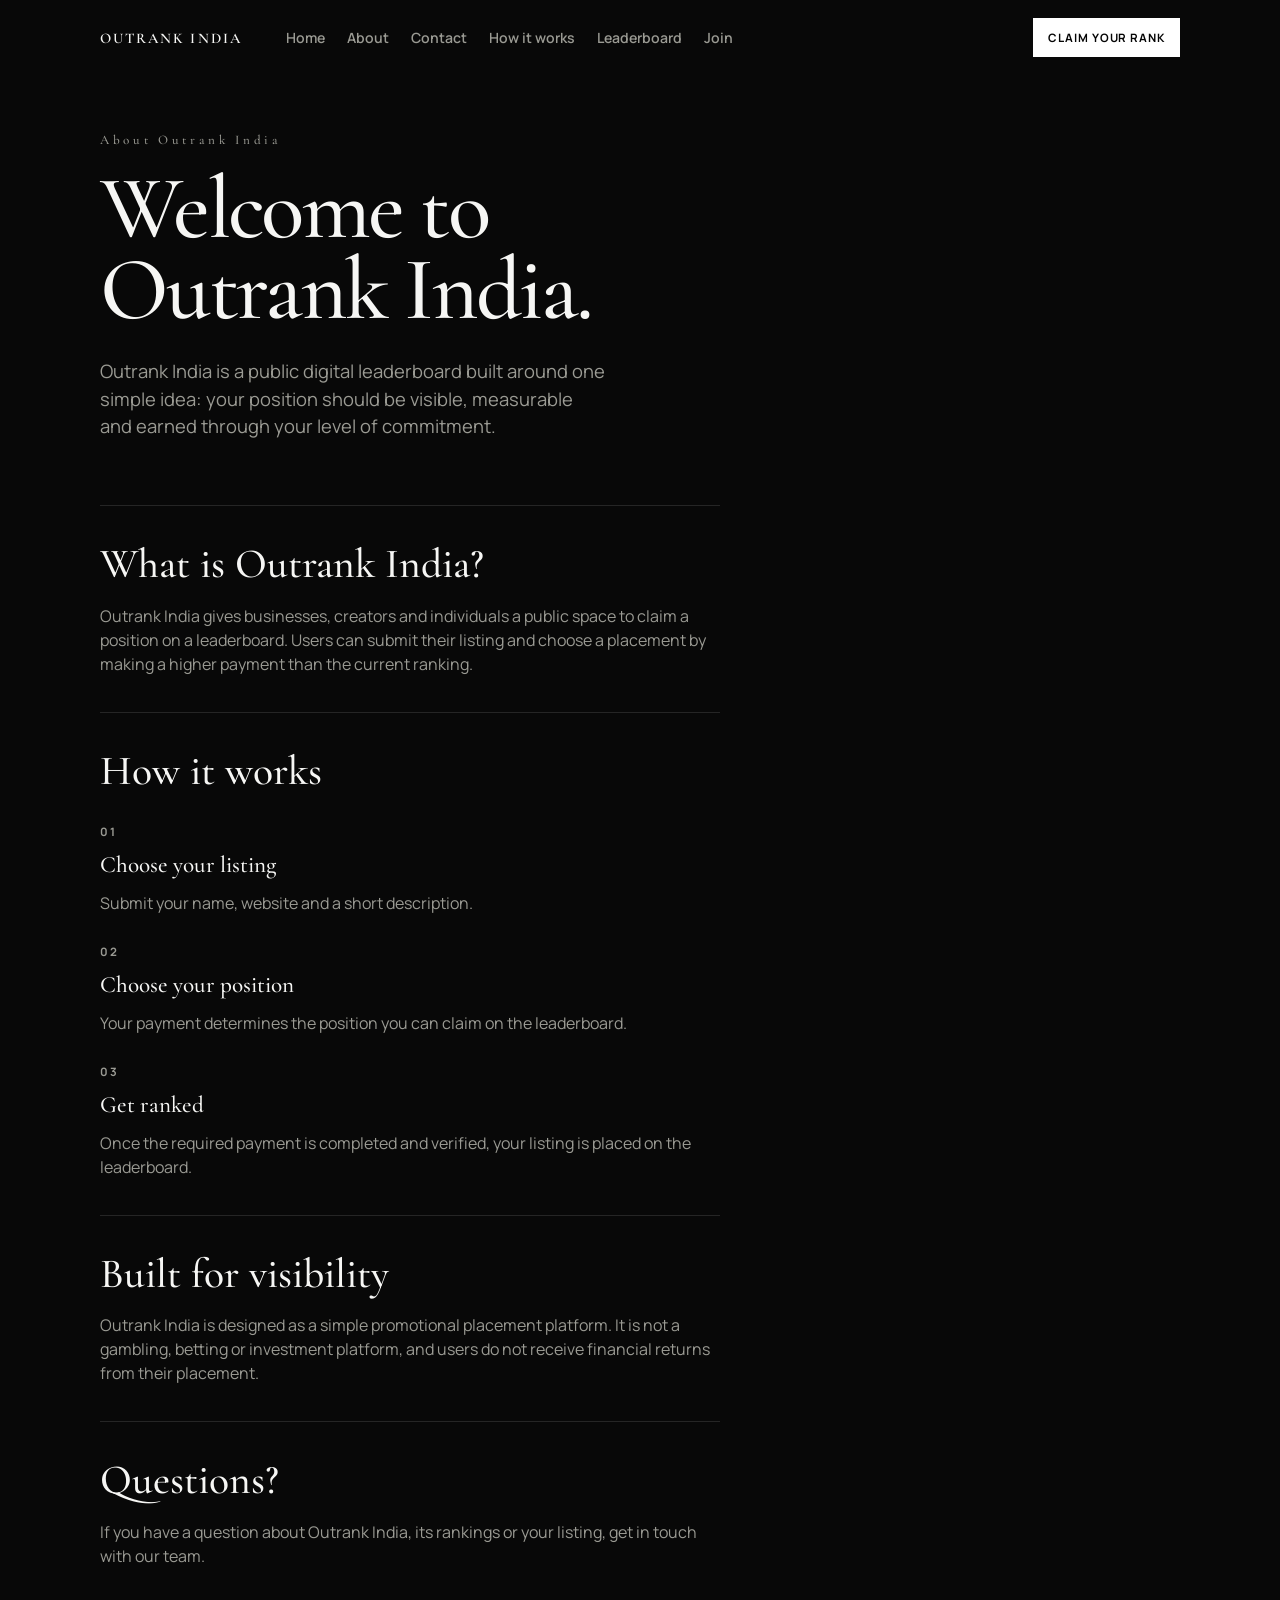
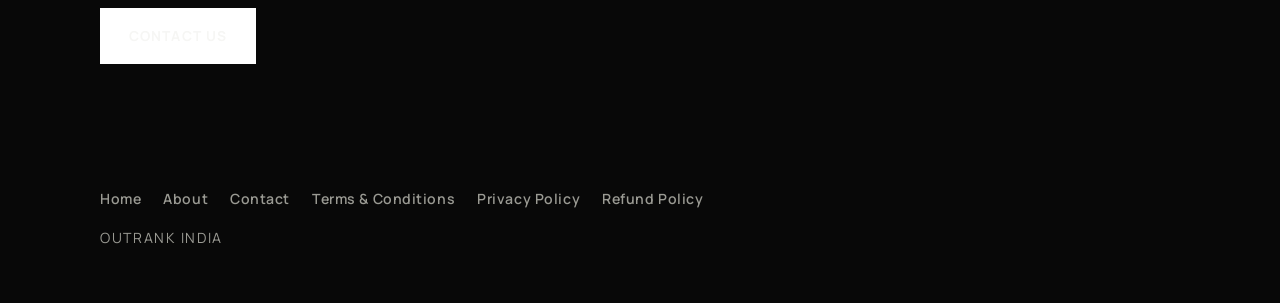
<file: about.html>
<!DOCTYPE html>
<html lang="en">
  <head>
    <meta charset="UTF-8" />
    <meta name="viewport" content="width=device-width, initial-scale=1.0" />
    <title>About Outrank India</title>
    <meta
      name="description"
      content="Outrank India is a public digital leaderboard where your position is visible, measurable and earned through your level of commitment."
    />
    <link rel="icon" href="data:image/svg+xml,%3Csvg xmlns='http://www.w3.org/2000/svg' viewBox='0 0 64 64'%3E%3Crect width='64' height='64' fill='%23090909'/%3E%3Ctext x='32' y='42' text-anchor='middle' font-size='28' font-family='Georgia' fill='%23F5F5F5'%3EO%3C/text%3E%3C/svg%3E" />
    <link rel="preconnect" href="https://fonts.googleapis.com" />
    <link rel="preconnect" href="https://fonts.gstatic.com" crossorigin />
    <link
      href="https://fonts.googleapis.com/css2?family=Cormorant+Garamond:ital,wght@0,500;0,600;1,500&family=Manrope:wght@400;500;600;700&display=swap"
      rel="stylesheet"
    />
    <link rel="stylesheet" href="./styles.css" />
  </head>
  <body>
    <header class="site-header">
      <a class="brand" href="index.html">OUTRANK INDIA</a>
      <nav class="nav">
        <a class="nav-home" href="index.html">Home</a>
        <a class="nav-about" href="about.html">About</a>
        <a class="nav-contact" href="contact.html">Contact</a>
        <a href="index.html#how">How it works</a>
        <a href="index.html#board">Leaderboard</a>
        <a href="index.html#join">Join</a>
      </nav>
      <a class="btn btn-small" href="index.html#join">Claim your rank</a>
    </header>

    <main class="about-page" id="top">
      <p class="brand-kicker">About Outrank India</p>
      <h1>Welcome to Outrank India.</h1>
      <p class="about-intro">
        Outrank India is a public digital leaderboard built around one simple idea: your position should be visible, measurable and earned through your level of commitment.
      </p>

      <section class="about-block">
        <h2>What is Outrank India?</h2>
        <p>
          Outrank India gives businesses, creators and individuals a public space to claim a position on a leaderboard. Users can submit their listing and choose a placement by making a higher payment than the current ranking.
        </p>
      </section>

      <section class="about-block">
        <h2>How it works</h2>
        <ol class="about-steps">
          <li>
            <span>01</span>
            <strong>Choose your listing</strong>
            <p>Submit your name, website and a short description.</p>
          </li>
          <li>
            <span>02</span>
            <strong>Choose your position</strong>
            <p>Your payment determines the position you can claim on the leaderboard.</p>
          </li>
          <li>
            <span>03</span>
            <strong>Get ranked</strong>
            <p>Once the required payment is completed and verified, your listing is placed on the leaderboard.</p>
          </li>
        </ol>
      </section>

      <section class="about-block">
        <h2>Built for visibility</h2>
        <p>
          Outrank India is designed as a simple promotional placement platform. It is not a gambling, betting or investment platform, and users do not receive financial returns from their placement.
        </p>
      </section>

      <section class="about-block">
        <h2>Questions?</h2>
        <p>If you have a question about Outrank India, its rankings or your listing, get in touch with our team.</p>
        <div class="hero-actions">
          <a class="btn btn-large" href="contact.html">Contact Us</a>
        </div>
      </section>
    </main>

    <footer class="site-footer">
      <nav class="footer-nav" aria-label="Footer">
        <a href="index.html">Home</a>
        <a href="about.html">About</a>
        <a href="contact.html">Contact</a>
        <a href="terms.html">Terms & Conditions</a>
        <a href="privacy.html">Privacy Policy</a>
        <a href="refund-policy.html">Refund Policy</a>
      </nav>
      <p>Outrank India</p>
    </footer>
  </body>
</html>
</file>
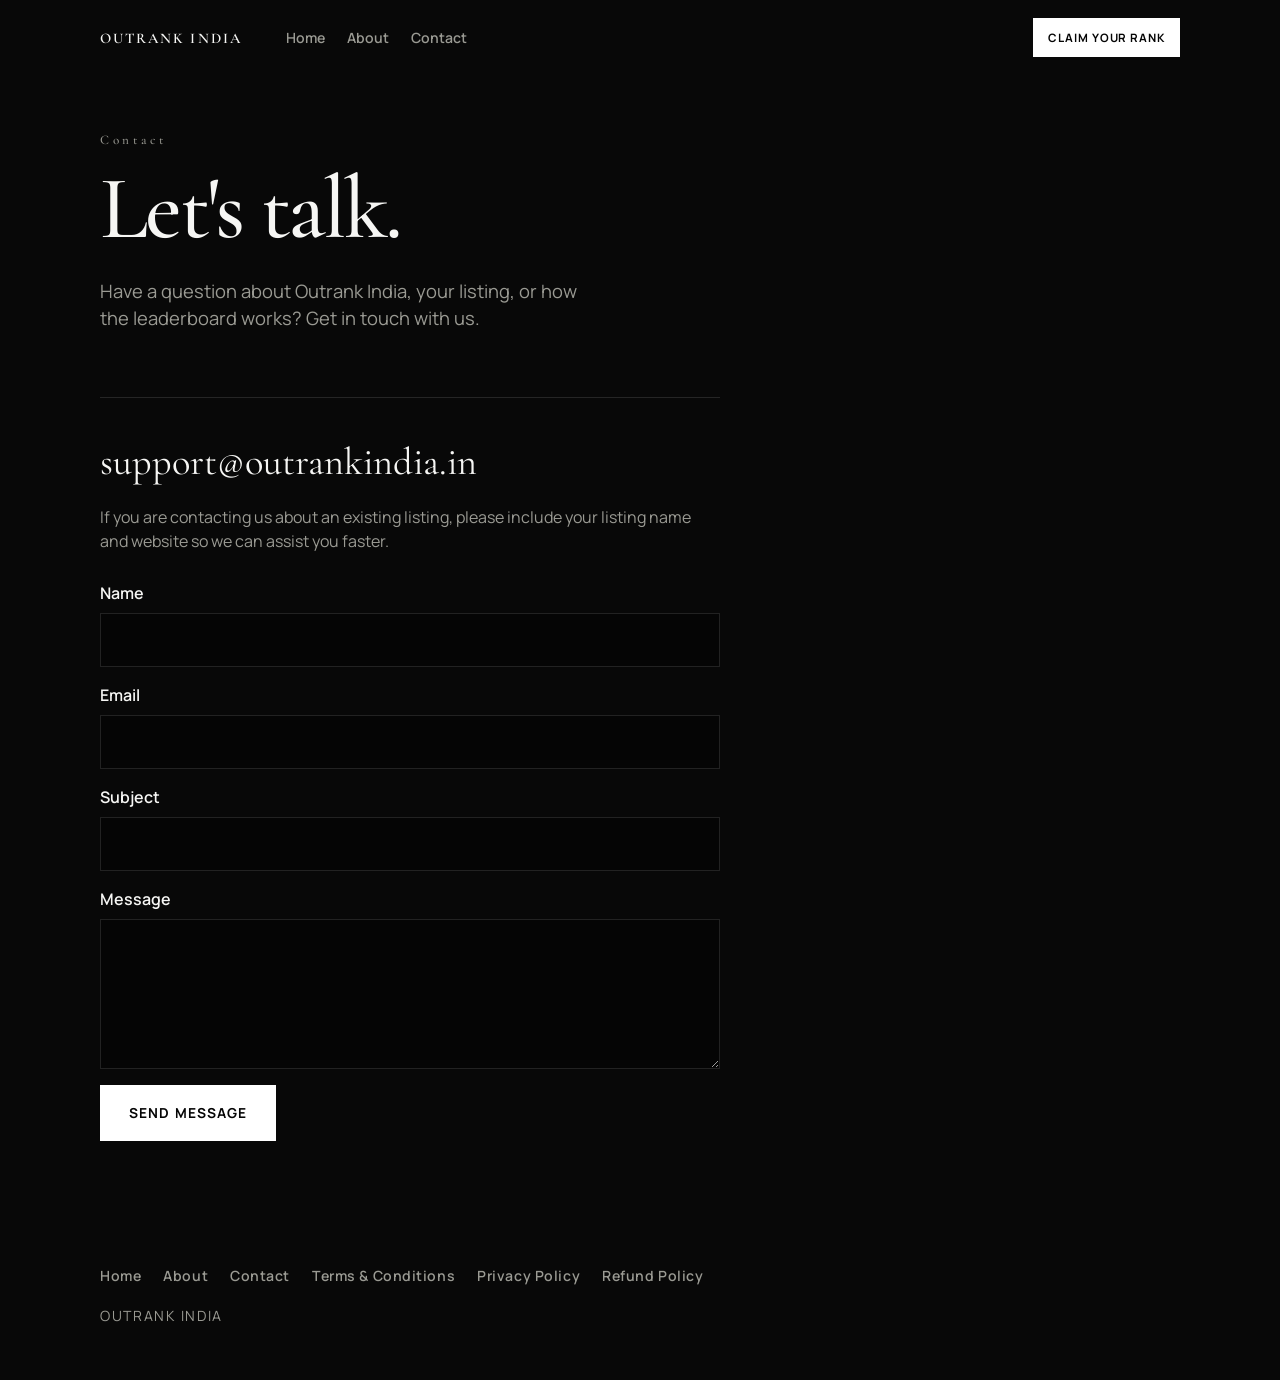
<file: contact.html>
<!DOCTYPE html>
<html lang="en">
  <head>
    <meta charset="UTF-8" />
    <meta name="viewport" content="width=device-width, initial-scale=1.0" />
    <title>Contact Us — Outrank India</title>
    <meta
      name="description"
      content="Get in touch with Outrank India about the leaderboard, your listing, or how ranking works."
    />
    <link rel="icon" href="data:image/svg+xml,%3Csvg xmlns='http://www.w3.org/2000/svg' viewBox='0 0 64 64'%3E%3Crect width='64' height='64' fill='%23090909'/%3E%3Ctext x='32' y='42' text-anchor='middle' font-size='28' font-family='Georgia' fill='%23F5F5F5'%3EO%3C/text%3E%3C/svg%3E" />
    <link rel="preconnect" href="https://fonts.googleapis.com" />
    <link rel="preconnect" href="https://fonts.gstatic.com" crossorigin />
    <link
      href="https://fonts.googleapis.com/css2?family=Cormorant+Garamond:ital,wght@0,500;0,600;1,500&family=Manrope:wght@400;500;600;700&display=swap"
      rel="stylesheet"
    />
    <link rel="stylesheet" href="./styles.css" />
  </head>
  <body>
    <header class="site-header">
      <a class="brand" href="index.html">OUTRANK INDIA</a>
      <nav class="nav">
        <a class="nav-home" href="index.html">Home</a>
        <a class="nav-about" href="about.html">About</a>
        <a class="nav-contact" href="contact.html">Contact</a>
      </nav>
      <a class="btn btn-small" href="index.html#join">Claim your rank</a>
    </header>

    <main class="contact-page" id="top">
      <p class="brand-kicker">Contact</p>
      <h1>Let's talk.</h1>
      <p class="about-intro">
        Have a question about Outrank India, your listing, or how the leaderboard works? Get in touch with us.
      </p>

      <section class="about-block">
        <p class="contact-email">
          <a href="mailto:support@outrankindia.in">support@outrankindia.in</a>
        </p>
        <p>
          If you are contacting us about an existing listing, please include your listing name and website so we can assist you faster.
        </p>

        <form class="join-form contact-form" id="contact-form">
          <label>
            Name
            <input type="text" name="name" autocomplete="name" required />
          </label>
          <label>
            Email
            <input type="email" name="email" autocomplete="email" required />
          </label>
          <label>
            Subject
            <input type="text" name="subject" required />
          </label>
          <label>
            Message
            <textarea name="message" rows="5" required></textarea>
          </label>
          <div class="form-actions">
            <button class="btn btn-large" type="submit">Send Message</button>
          </div>
        </form>
        <p class="contact-thanks" id="contact-thanks" hidden>Thanks for reaching out. We'll get back to you soon.</p>
      </section>
    </main>

    <footer class="site-footer">
      <nav class="footer-nav" aria-label="Footer">
        <a href="index.html">Home</a>
        <a href="about.html">About</a>
        <a href="contact.html">Contact</a>
        <a href="terms.html">Terms & Conditions</a>
        <a href="privacy.html">Privacy Policy</a>
        <a href="refund-policy.html">Refund Policy</a>
      </nav>
      <p>Outrank India</p>
    </footer>

    <script>
      document.querySelector("#contact-form").addEventListener("submit", (event) => {
        event.preventDefault();
        event.currentTarget.hidden = true;
        document.querySelector("#contact-thanks").hidden = false;
      });
    </script>
  </body>
</html>
</file>
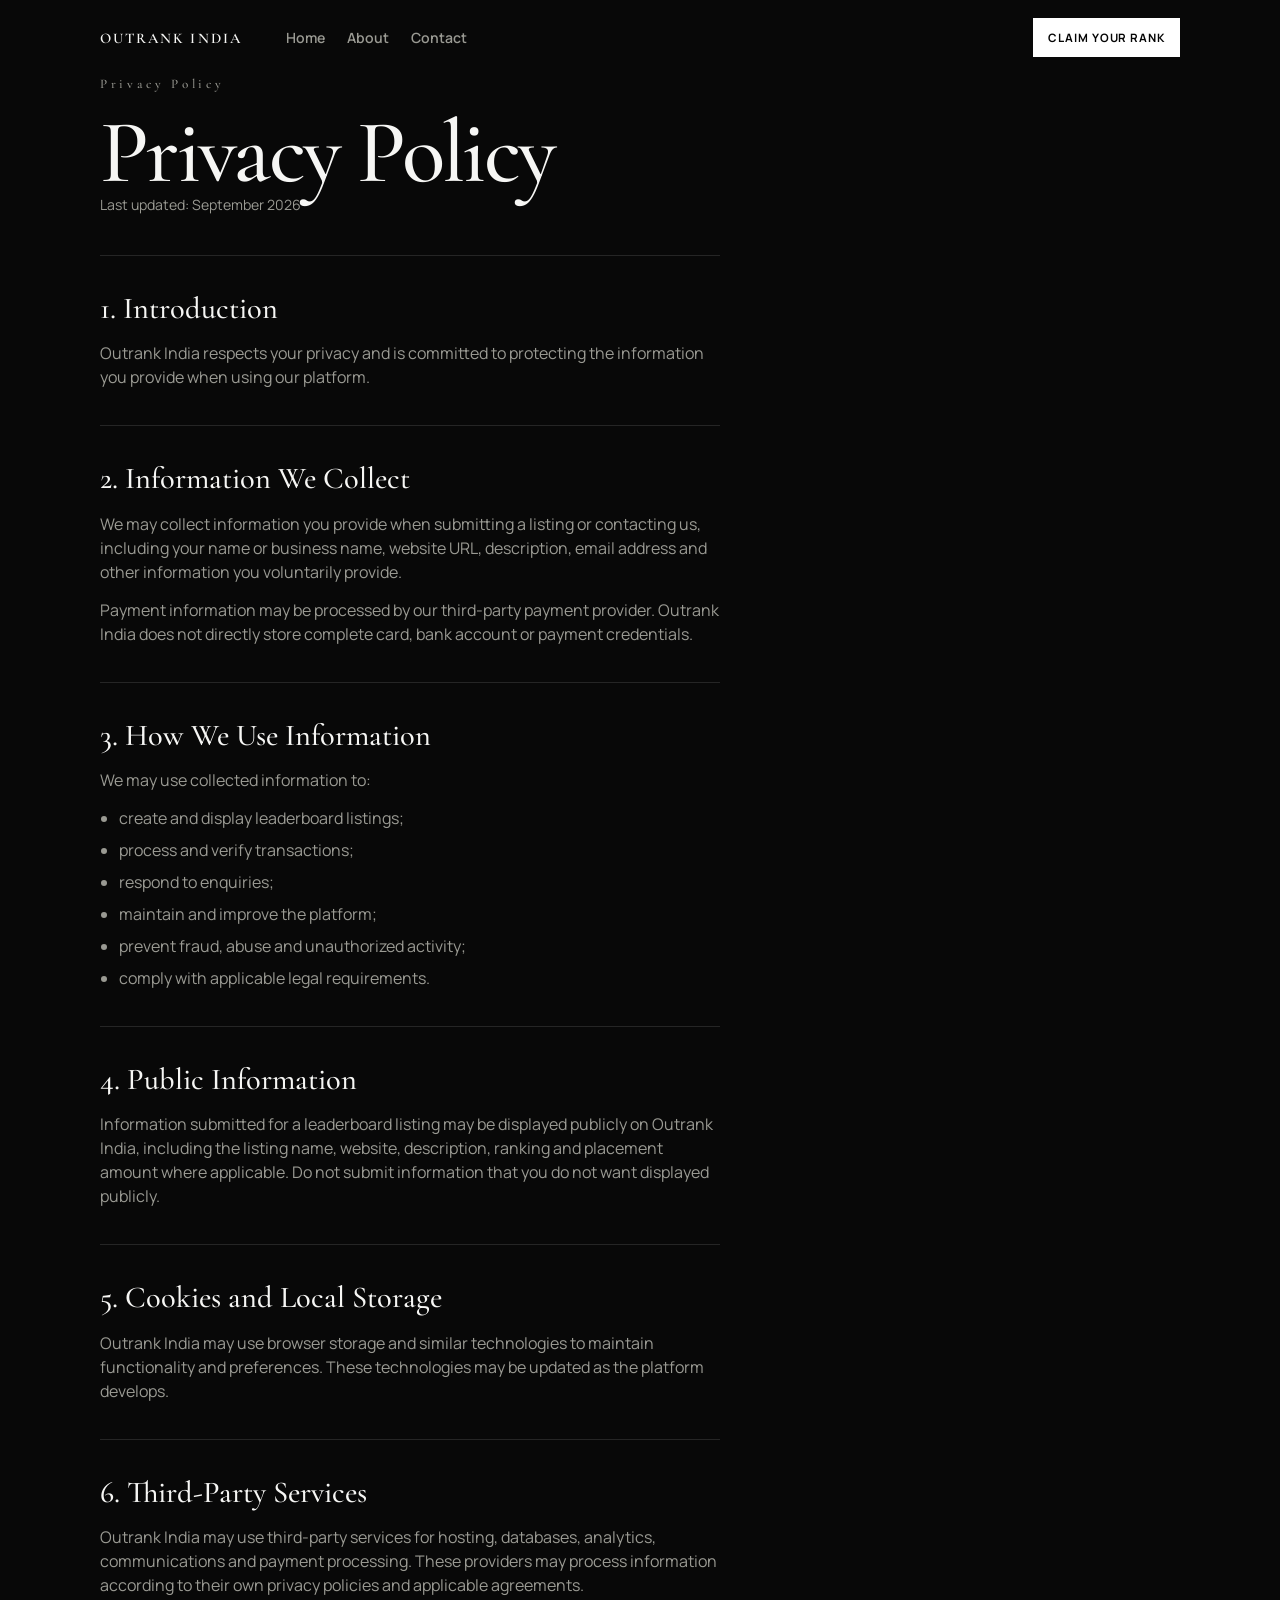
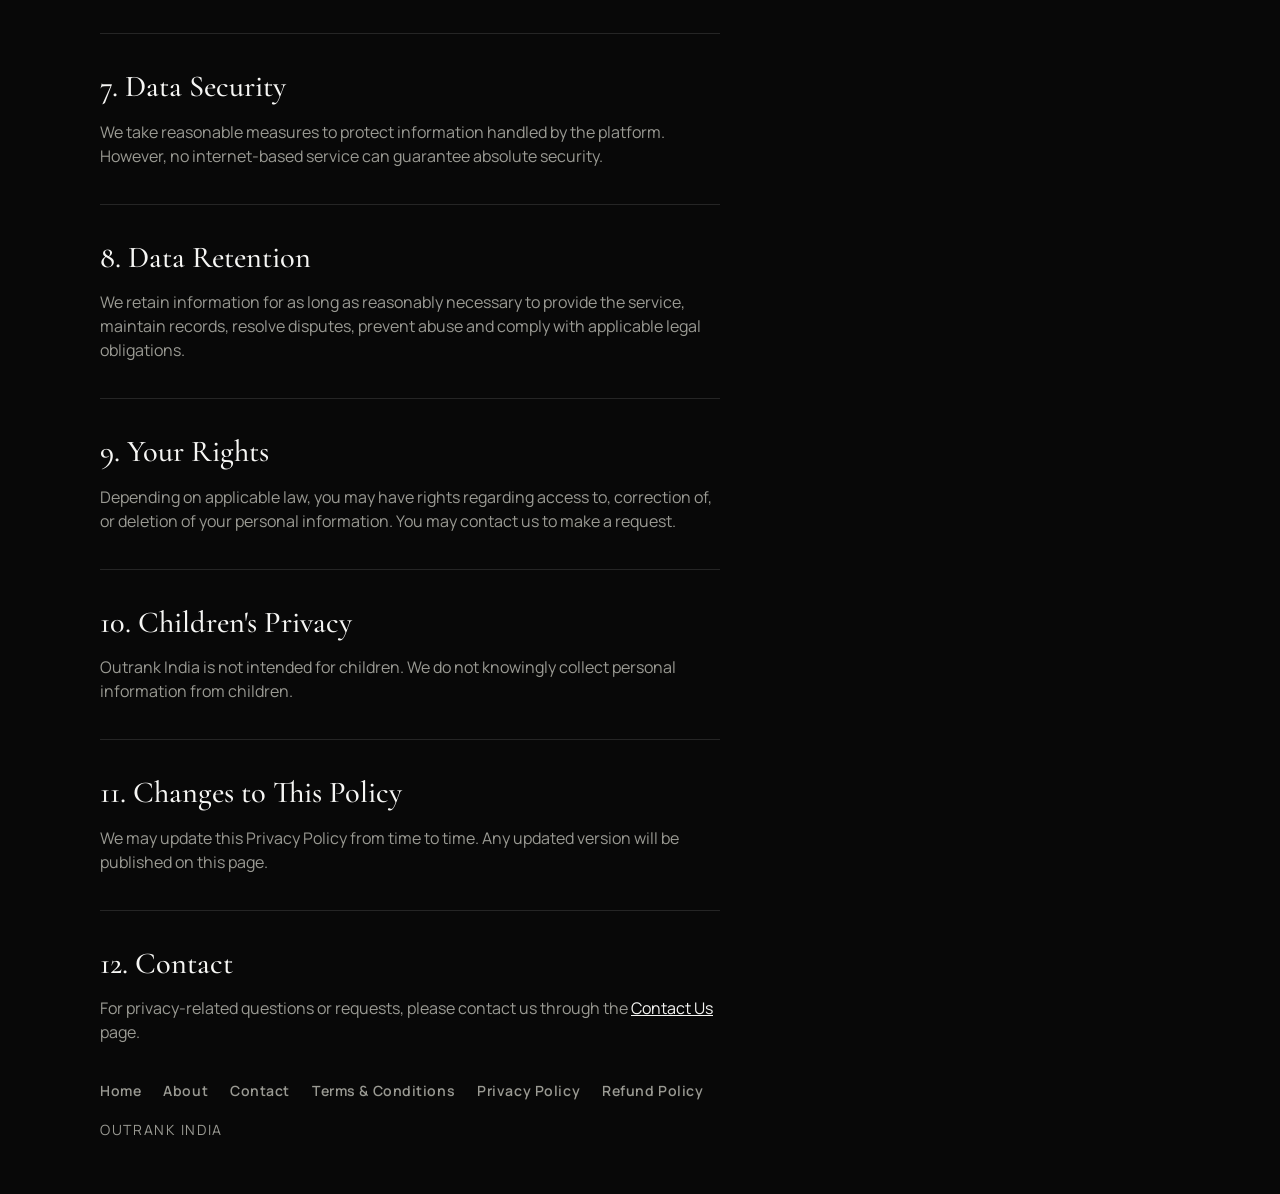
<file: privacy.html>
<!DOCTYPE html>
<html lang="en">
  <head>
    <meta charset="UTF-8" />
    <meta name="viewport" content="width=device-width, initial-scale=1.0" />
    <title>Privacy Policy — Outrank India</title>
    <meta
      name="description"
      content="Privacy Policy for Outrank India, covering information collected, public listings, and how we use your data."
    />
    <link rel="icon" href="data:image/svg+xml,%3Csvg xmlns='http://www.w3.org/2000/svg' viewBox='0 0 64 64'%3E%3Crect width='64' height='64' fill='%23090909'/%3E%3Ctext x='32' y='42' text-anchor='middle' font-size='28' font-family='Georgia' fill='%23F5F5F5'%3EO%3C/text%3E%3C/svg%3E" />
    <link rel="preconnect" href="https://fonts.googleapis.com" />
    <link rel="preconnect" href="https://fonts.gstatic.com" crossorigin />
    <link
      href="https://fonts.googleapis.com/css2?family=Cormorant+Garamond:ital,wght@0,500;0,600;1,500&family=Manrope:wght@400;500;600;700&display=swap"
      rel="stylesheet"
    />
    <link rel="stylesheet" href="./styles.css" />
  </head>
  <body>
    <header class="site-header">
      <a class="brand" href="index.html">OUTRANK INDIA</a>
      <nav class="nav">
        <a class="nav-home" href="index.html">Home</a>
        <a class="nav-about" href="about.html">About</a>
        <a class="nav-contact" href="contact.html">Contact</a>
      </nav>
      <a class="btn btn-small" href="index.html#join">Claim your rank</a>
    </header>

    <main class="legal-page" id="top">
      <p class="brand-kicker">Privacy Policy</p>
      <h1>Privacy Policy</h1>
      <p class="legal-updated">Last updated: September 2026</p>

      <section class="about-block">
        <h2>1. Introduction</h2>
        <p>Outrank India respects your privacy and is committed to protecting the information you provide when using our platform.</p>
      </section>

      <section class="about-block">
        <h2>2. Information We Collect</h2>
        <p>We may collect information you provide when submitting a listing or contacting us, including your name or business name, website URL, description, email address and other information you voluntarily provide.</p>
        <p>Payment information may be processed by our third-party payment provider. Outrank India does not directly store complete card, bank account or payment credentials.</p>
      </section>

      <section class="about-block">
        <h2>3. How We Use Information</h2>
        <p>We may use collected information to:</p>
        <ul>
          <li>create and display leaderboard listings;</li>
          <li>process and verify transactions;</li>
          <li>respond to enquiries;</li>
          <li>maintain and improve the platform;</li>
          <li>prevent fraud, abuse and unauthorized activity;</li>
          <li>comply with applicable legal requirements.</li>
        </ul>
      </section>

      <section class="about-block">
        <h2>4. Public Information</h2>
        <p>Information submitted for a leaderboard listing may be displayed publicly on Outrank India, including the listing name, website, description, ranking and placement amount where applicable. Do not submit information that you do not want displayed publicly.</p>
      </section>

      <section class="about-block">
        <h2>5. Cookies and Local Storage</h2>
        <p>Outrank India may use browser storage and similar technologies to maintain functionality and preferences. These technologies may be updated as the platform develops.</p>
      </section>

      <section class="about-block">
        <h2>6. Third-Party Services</h2>
        <p>Outrank India may use third-party services for hosting, databases, analytics, communications and payment processing. These providers may process information according to their own privacy policies and applicable agreements.</p>
      </section>

      <section class="about-block">
        <h2>7. Data Security</h2>
        <p>We take reasonable measures to protect information handled by the platform. However, no internet-based service can guarantee absolute security.</p>
      </section>

      <section class="about-block">
        <h2>8. Data Retention</h2>
        <p>We retain information for as long as reasonably necessary to provide the service, maintain records, resolve disputes, prevent abuse and comply with applicable legal obligations.</p>
      </section>

      <section class="about-block">
        <h2>9. Your Rights</h2>
        <p>Depending on applicable law, you may have rights regarding access to, correction of, or deletion of your personal information. You may contact us to make a request.</p>
      </section>

      <section class="about-block">
        <h2>10. Children's Privacy</h2>
        <p>Outrank India is not intended for children. We do not knowingly collect personal information from children.</p>
      </section>

      <section class="about-block">
        <h2>11. Changes to This Policy</h2>
        <p>We may update this Privacy Policy from time to time. Any updated version will be published on this page.</p>
      </section>

      <section class="about-block">
        <h2>12. Contact</h2>
        <p>For privacy-related questions or requests, please contact us through the <a href="contact.html">Contact Us</a> page.</p>
      </section>
    </main>

    <footer class="site-footer">
      <nav class="footer-nav" aria-label="Footer">
        <a href="index.html">Home</a>
        <a href="about.html">About</a>
        <a href="contact.html">Contact</a>
        <a href="terms.html">Terms & Conditions</a>
        <a href="privacy.html">Privacy Policy</a>
        <a href="refund-policy.html">Refund Policy</a>
      </nav>
      <p>Outrank India</p>
    </footer>
  </body>
</html>
</file>
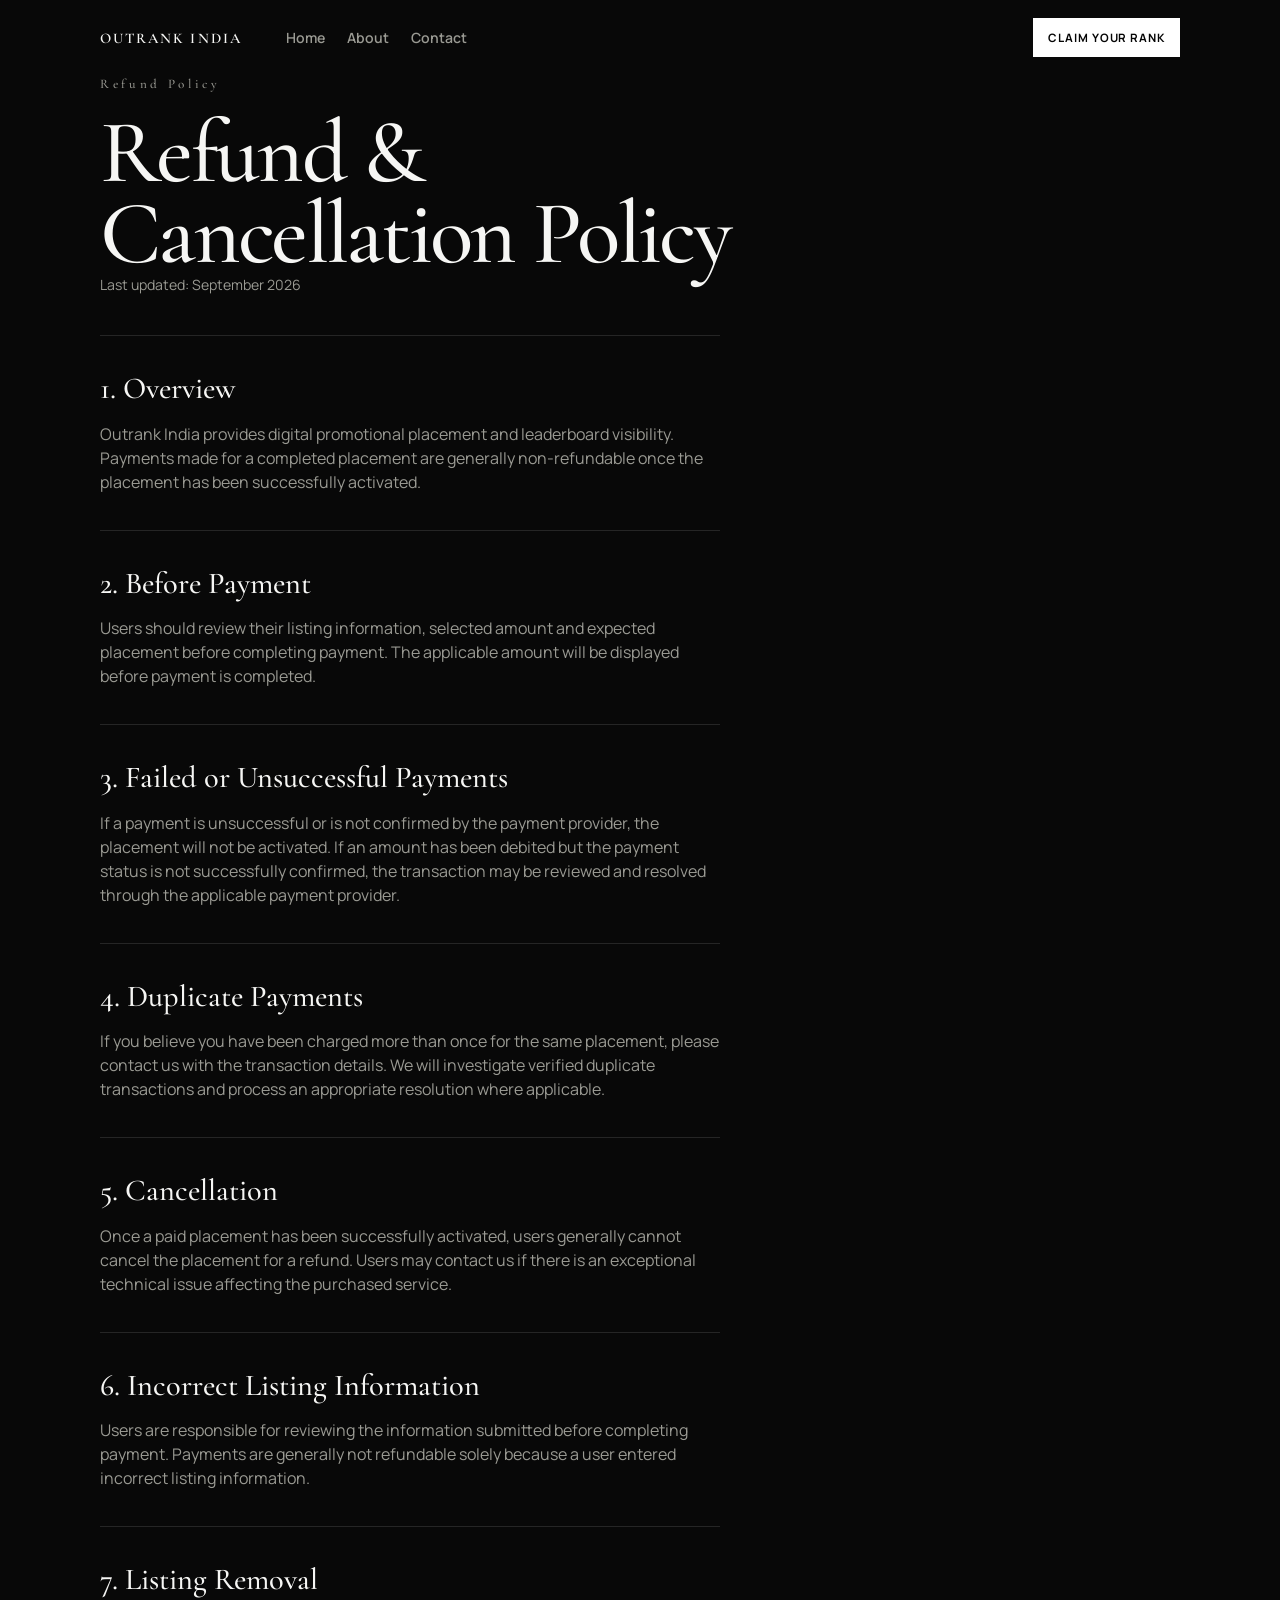
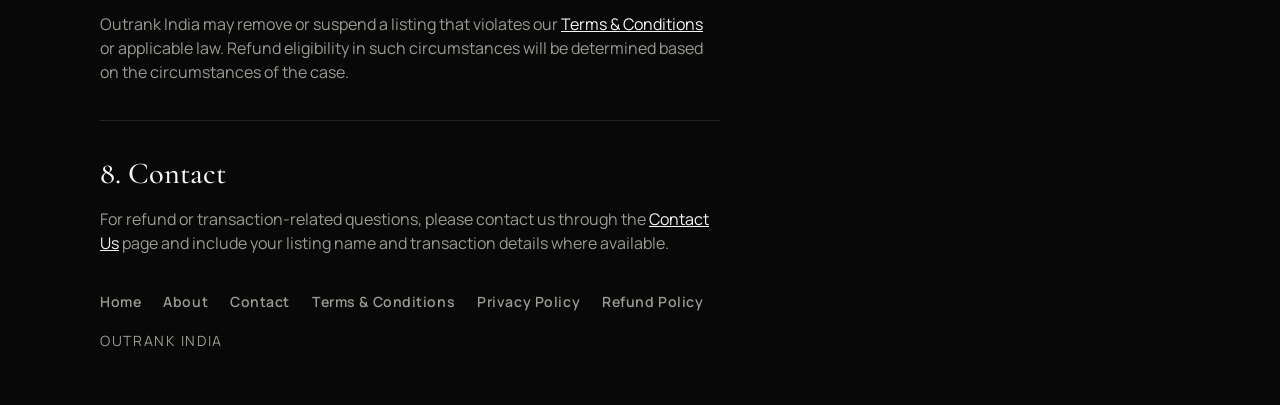
<file: refund-policy.html>
<!DOCTYPE html>
<html lang="en">
  <head>
    <meta charset="UTF-8" />
    <meta name="viewport" content="width=device-width, initial-scale=1.0" />
    <title>Refund &amp; Cancellation Policy — Outrank India</title>
    <meta
      name="description"
      content="Refund & Cancellation Policy for Outrank India digital promotional placements."
    />
    <link rel="icon" href="data:image/svg+xml,%3Csvg xmlns='http://www.w3.org/2000/svg' viewBox='0 0 64 64'%3E%3Crect width='64' height='64' fill='%23090909'/%3E%3Ctext x='32' y='42' text-anchor='middle' font-size='28' font-family='Georgia' fill='%23F5F5F5'%3EO%3C/text%3E%3C/svg%3E" />
    <link rel="preconnect" href="https://fonts.googleapis.com" />
    <link rel="preconnect" href="https://fonts.gstatic.com" crossorigin />
    <link
      href="https://fonts.googleapis.com/css2?family=Cormorant+Garamond:ital,wght@0,500;0,600;1,500&family=Manrope:wght@400;500;600;700&display=swap"
      rel="stylesheet"
    />
    <link rel="stylesheet" href="./styles.css" />
  </head>
  <body>
    <header class="site-header">
      <a class="brand" href="index.html">OUTRANK INDIA</a>
      <nav class="nav">
        <a class="nav-home" href="index.html">Home</a>
        <a class="nav-about" href="about.html">About</a>
        <a class="nav-contact" href="contact.html">Contact</a>
      </nav>
      <a class="btn btn-small" href="index.html#join">Claim your rank</a>
    </header>

    <main class="legal-page" id="top">
      <p class="brand-kicker">Refund Policy</p>
      <h1>Refund &amp; Cancellation Policy</h1>
      <p class="legal-updated">Last updated: September 2026</p>

      <section class="about-block">
        <h2>1. Overview</h2>
        <p>Outrank India provides digital promotional placement and leaderboard visibility. Payments made for a completed placement are generally non-refundable once the placement has been successfully activated.</p>
      </section>

      <section class="about-block">
        <h2>2. Before Payment</h2>
        <p>Users should review their listing information, selected amount and expected placement before completing payment. The applicable amount will be displayed before payment is completed.</p>
      </section>

      <section class="about-block">
        <h2>3. Failed or Unsuccessful Payments</h2>
        <p>If a payment is unsuccessful or is not confirmed by the payment provider, the placement will not be activated. If an amount has been debited but the payment status is not successfully confirmed, the transaction may be reviewed and resolved through the applicable payment provider.</p>
      </section>

      <section class="about-block">
        <h2>4. Duplicate Payments</h2>
        <p>If you believe you have been charged more than once for the same placement, please contact us with the transaction details. We will investigate verified duplicate transactions and process an appropriate resolution where applicable.</p>
      </section>

      <section class="about-block">
        <h2>5. Cancellation</h2>
        <p>Once a paid placement has been successfully activated, users generally cannot cancel the placement for a refund. Users may contact us if there is an exceptional technical issue affecting the purchased service.</p>
      </section>

      <section class="about-block">
        <h2>6. Incorrect Listing Information</h2>
        <p>Users are responsible for reviewing the information submitted before completing payment. Payments are generally not refundable solely because a user entered incorrect listing information.</p>
      </section>

      <section class="about-block">
        <h2>7. Listing Removal</h2>
        <p>Outrank India may remove or suspend a listing that violates our <a href="terms.html">Terms &amp; Conditions</a> or applicable law. Refund eligibility in such circumstances will be determined based on the circumstances of the case.</p>
      </section>

      <section class="about-block">
        <h2>8. Contact</h2>
        <p>For refund or transaction-related questions, please contact us through the <a href="contact.html">Contact Us</a> page and include your listing name and transaction details where available.</p>
      </section>
    </main>

    <footer class="site-footer">
      <nav class="footer-nav" aria-label="Footer">
        <a href="index.html">Home</a>
        <a href="about.html">About</a>
        <a href="contact.html">Contact</a>
        <a href="terms.html">Terms &amp; Conditions</a>
        <a href="privacy.html">Privacy Policy</a>
        <a href="refund-policy.html">Refund Policy</a>
      </nav>
      <p>Outrank India</p>
    </footer>
  </body>
</html>
</file>
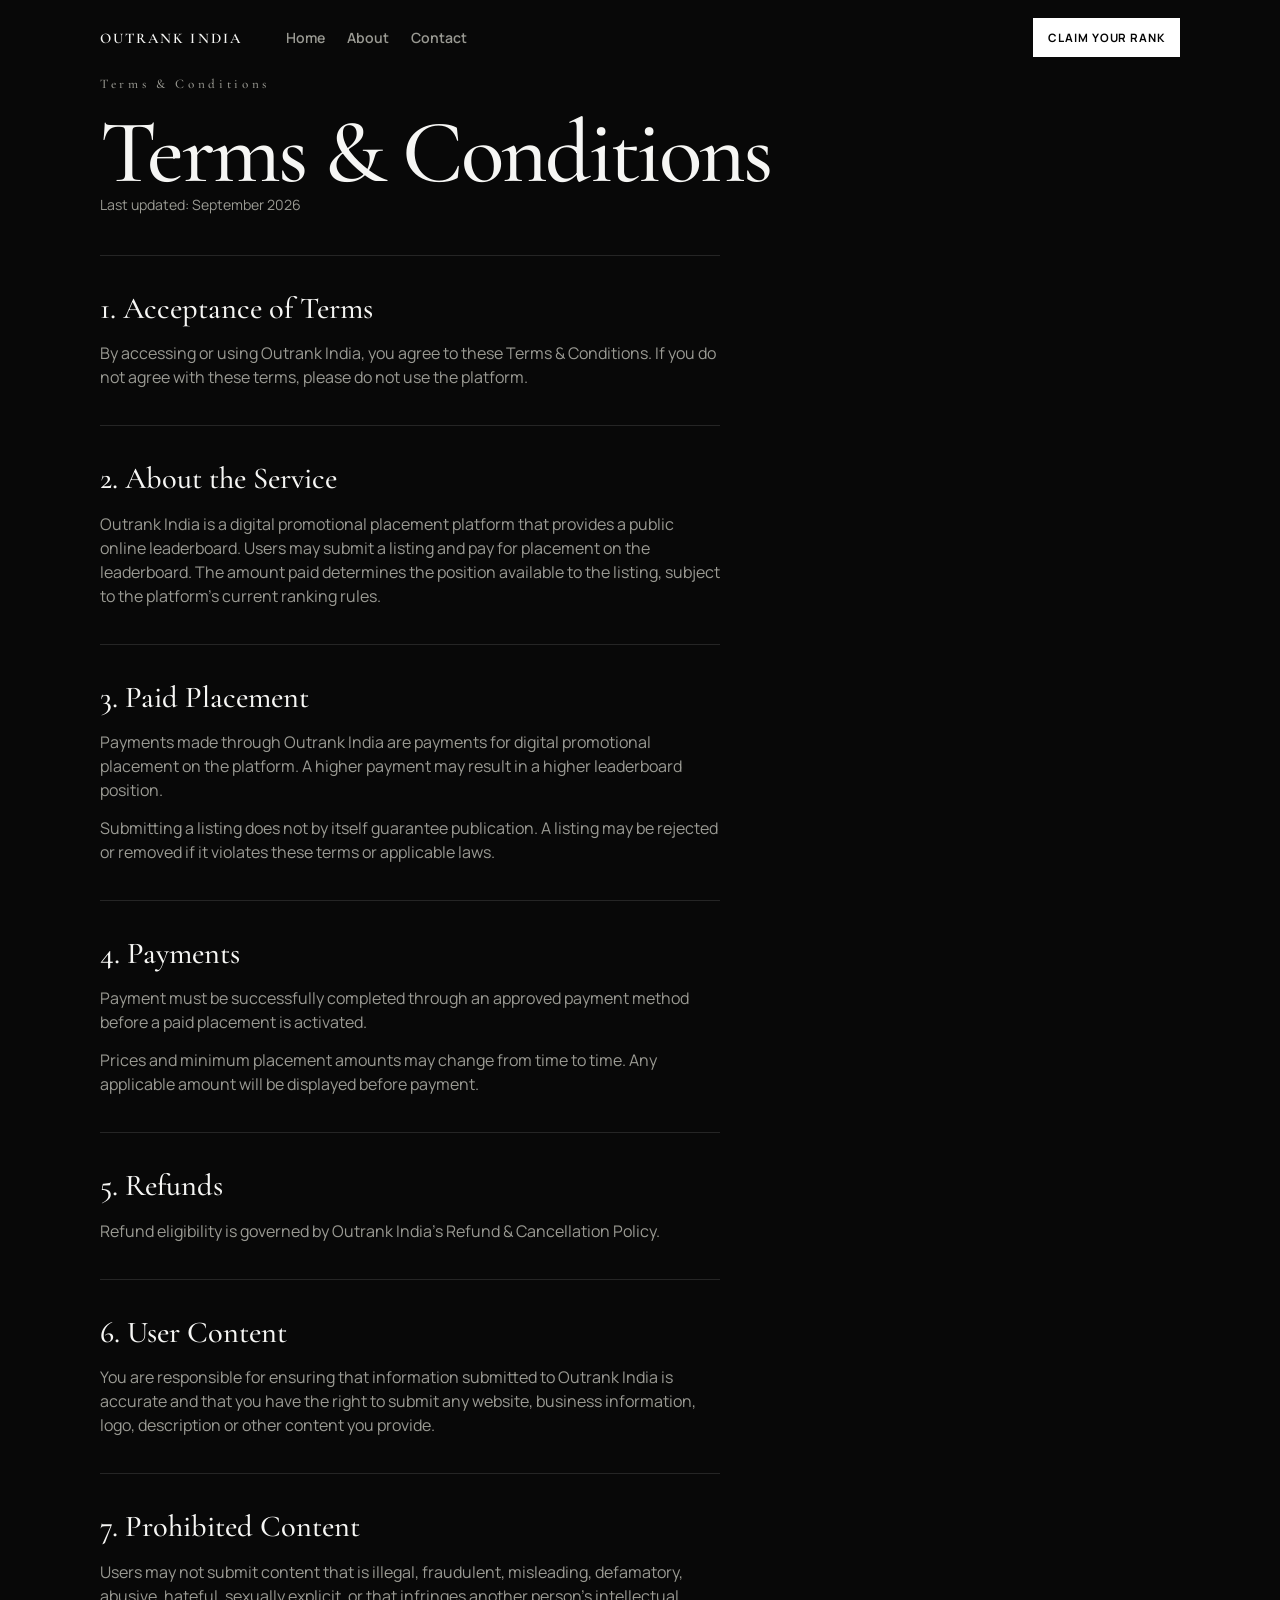
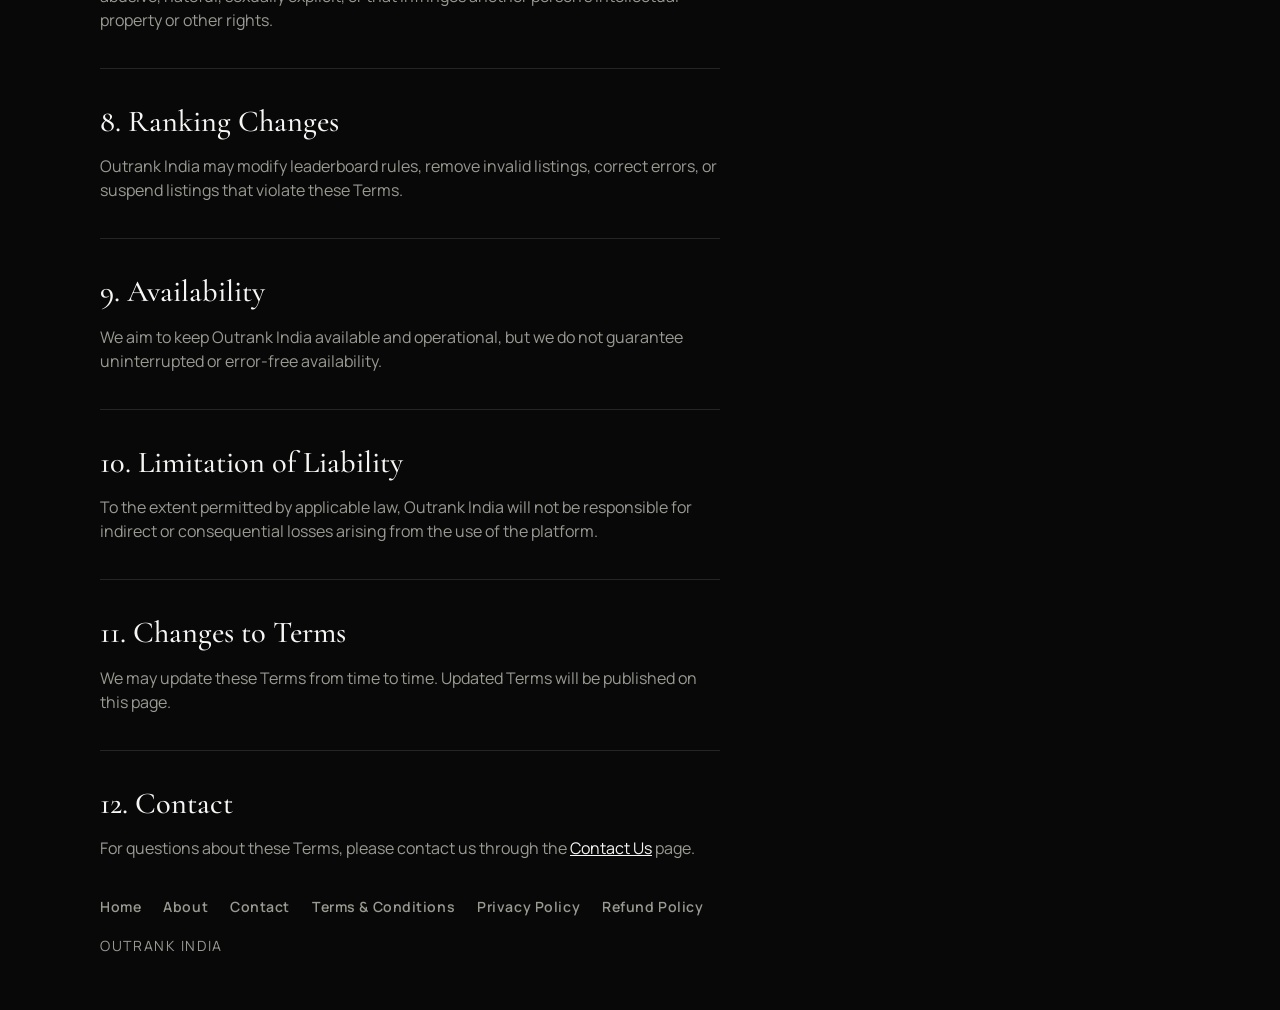
<file: terms.html>
<!DOCTYPE html>
<html lang="en">
  <head>
    <meta charset="UTF-8" />
    <meta name="viewport" content="width=device-width, initial-scale=1.0" />
    <title>Terms & Conditions — Outrank India</title>
    <meta
      name="description"
      content="Terms & Conditions for using Outrank India, a digital promotional placement leaderboard."
    />
    <link rel="icon" href="data:image/svg+xml,%3Csvg xmlns='http://www.w3.org/2000/svg' viewBox='0 0 64 64'%3E%3Crect width='64' height='64' fill='%23090909'/%3E%3Ctext x='32' y='42' text-anchor='middle' font-size='28' font-family='Georgia' fill='%23F5F5F5'%3EO%3C/text%3E%3C/svg%3E" />
    <link rel="preconnect" href="https://fonts.googleapis.com" />
    <link rel="preconnect" href="https://fonts.gstatic.com" crossorigin />
    <link
      href="https://fonts.googleapis.com/css2?family=Cormorant+Garamond:ital,wght@0,500;0,600;1,500&family=Manrope:wght@400;500;600;700&display=swap"
      rel="stylesheet"
    />
    <link rel="stylesheet" href="./styles.css" />
  </head>
  <body>
    <header class="site-header">
      <a class="brand" href="index.html">OUTRANK INDIA</a>
      <nav class="nav">
        <a class="nav-home" href="index.html">Home</a>
        <a class="nav-about" href="about.html">About</a>
        <a class="nav-contact" href="contact.html">Contact</a>
      </nav>
      <a class="btn btn-small" href="index.html#join">Claim your rank</a>
    </header>

    <main class="legal-page" id="top">
      <p class="brand-kicker">Terms & Conditions</p>
      <h1>Terms & Conditions</h1>
      <p class="legal-updated">Last updated: September 2026</p>

      <section class="about-block">
        <h2>1. Acceptance of Terms</h2>
        <p>By accessing or using Outrank India, you agree to these Terms & Conditions. If you do not agree with these terms, please do not use the platform.</p>
      </section>

      <section class="about-block">
        <h2>2. About the Service</h2>
        <p>Outrank India is a digital promotional placement platform that provides a public online leaderboard. Users may submit a listing and pay for placement on the leaderboard. The amount paid determines the position available to the listing, subject to the platform's current ranking rules.</p>
      </section>

      <section class="about-block">
        <h2>3. Paid Placement</h2>
        <p>Payments made through Outrank India are payments for digital promotional placement on the platform. A higher payment may result in a higher leaderboard position.</p>
        <p>Submitting a listing does not by itself guarantee publication. A listing may be rejected or removed if it violates these terms or applicable laws.</p>
      </section>

      <section class="about-block">
        <h2>4. Payments</h2>
        <p>Payment must be successfully completed through an approved payment method before a paid placement is activated.</p>
        <p>Prices and minimum placement amounts may change from time to time. Any applicable amount will be displayed before payment.</p>
      </section>

      <section class="about-block">
        <h2>5. Refunds</h2>
        <p>Refund eligibility is governed by Outrank India's Refund & Cancellation Policy.</p>
      </section>

      <section class="about-block">
        <h2>6. User Content</h2>
        <p>You are responsible for ensuring that information submitted to Outrank India is accurate and that you have the right to submit any website, business information, logo, description or other content you provide.</p>
      </section>

      <section class="about-block">
        <h2>7. Prohibited Content</h2>
        <p>Users may not submit content that is illegal, fraudulent, misleading, defamatory, abusive, hateful, sexually explicit, or that infringes another person's intellectual property or other rights.</p>
      </section>

      <section class="about-block">
        <h2>8. Ranking Changes</h2>
        <p>Outrank India may modify leaderboard rules, remove invalid listings, correct errors, or suspend listings that violate these Terms.</p>
      </section>

      <section class="about-block">
        <h2>9. Availability</h2>
        <p>We aim to keep Outrank India available and operational, but we do not guarantee uninterrupted or error-free availability.</p>
      </section>

      <section class="about-block">
        <h2>10. Limitation of Liability</h2>
        <p>To the extent permitted by applicable law, Outrank India will not be responsible for indirect or consequential losses arising from the use of the platform.</p>
      </section>

      <section class="about-block">
        <h2>11. Changes to Terms</h2>
        <p>We may update these Terms from time to time. Updated Terms will be published on this page.</p>
      </section>

      <section class="about-block">
        <h2>12. Contact</h2>
        <p>For questions about these Terms, please contact us through the <a href="contact.html">Contact Us</a> page.</p>
      </section>
    </main>

    <footer class="site-footer">
      <nav class="footer-nav" aria-label="Footer">
        <a href="index.html">Home</a>
        <a href="about.html">About</a>
        <a href="contact.html">Contact</a>
        <a href="terms.html">Terms & Conditions</a>
        <a href="privacy.html">Privacy Policy</a>
        <a href="refund-policy.html">Refund Policy</a>
      </nav>
      <p>Outrank India</p>
    </footer>
  </body>
</html>
</file>
<file: styles.css>
:root {
  --bg: #080808;
  --ink: #f6f6f4;
  --muted: #9a9a93;
  --line: rgba(246, 246, 244, 0.12);
  --line-strong: rgba(246, 246, 244, 0.28);
  --panel: #101010;
  --white: #ffffff;
  --black: #050505;
}

* {
  box-sizing: border-box;
}

html {
  scroll-behavior: smooth;
  scroll-padding-top: 84px;
}

body {
  margin: 0;
  min-height: 100vh;
  color: var(--ink);
  background: var(--bg);
  font-family: Manrope, system-ui, sans-serif;
  line-height: 1.5;
}

h1,
h2,
h3,
.brand,
.brand-kicker,
.rank-num,
.trust-line,
.claim-summary dd {
  font-family: "Cormorant Garamond", Georgia, serif;
  font-weight: 500;
}

a {
  color: inherit;
}

.site-header,
.hero,
.steps,
.board-section,
.categories-section,
.cta-band,
.trust,
.join-section,
.about-page,
.contact-page,
.legal-page,
.category-page,
.site-footer {
  width: min(1080px, calc(100% - 32px));
  margin-inline: auto;
}

.site-header {
  position: sticky;
  top: 0;
  z-index: 20;
  display: flex;
  align-items: center;
  gap: 16px;
  padding: 18px 0;
  background: var(--bg);
}

.site-header .btn-small {
  margin-left: auto;
}

.brand {
  text-decoration: none;
  letter-spacing: 0.14em;
  font-size: 0.92rem;
  font-weight: 600;
}

.nav {
  display: flex;
  gap: 22px;
  margin-left: 28px;
}

.nav a {
  text-decoration: none;
  color: var(--muted);
  font-size: 0.88rem;
  font-weight: 600;
}

.nav a:hover {
  color: var(--ink);
}

.hero {
  padding: 88px 0 56px;
}

.brand-kicker {
  margin: 0 0 18px;
  letter-spacing: 0.28em;
  font-size: 0.82rem;
  color: var(--muted);
}

h1 {
  margin: 0;
  max-width: 11ch;
  font-size: clamp(3.4rem, 9vw, 7.2rem);
  line-height: 0.9;
  letter-spacing: -0.03em;
}

.subtitle {
  margin: 28px 0 0;
  max-width: 34ch;
  font-size: 1.15rem;
  color: var(--muted);
}

.hero-actions {
  display: flex;
  flex-wrap: wrap;
  align-items: center;
  gap: 22px;
  margin-top: 40px;
}

.text-link {
  color: var(--muted);
  font-weight: 600;
  font-size: 0.92rem;
}

.text-link:hover {
  color: var(--ink);
}

[hidden] {
  display: none !important;
}

.btn {
  display: inline-flex;
  align-items: center;
  justify-content: center;
  border: 1px solid var(--white);
  border-radius: 0;
  padding: 12px 18px;
  background: var(--white);
  color: var(--black);
  text-decoration: none;
  font: inherit;
  font-weight: 700;
  letter-spacing: 0.08em;
  text-transform: uppercase;
  cursor: pointer;
  transition: background 0.15s ease, color 0.15s ease, border-color 0.15s ease;
}

.btn:hover {
  background: transparent;
  color: var(--white);
}

.btn-large {
  min-height: 56px;
  padding: 16px 28px;
  font-size: 0.86rem;
}

.btn-small {
  padding: 10px 14px;
  font-size: 0.72rem;
}

.btn-ghost {
  background: transparent;
  color: var(--ink);
  border-color: var(--line-strong);
  letter-spacing: 0.04em;
  text-transform: none;
  font-weight: 600;
}

.btn-ghost:hover {
  background: var(--white);
  color: var(--black);
}

.btn-outbid {
  background: transparent;
  color: var(--ink);
  border-color: var(--line-strong);
  min-width: 108px;
  letter-spacing: 0.06em;
}

.btn-outbid:hover {
  background: var(--white);
  color: var(--black);
  border-color: var(--white);
}

.steps {
  padding: 12px 0 64px;
}

.step-list {
  list-style: none;
  margin: 0;
  padding: 28px 0;
  display: grid;
  grid-template-columns: repeat(3, 1fr);
  gap: 24px;
  border-top: 1px solid var(--line);
  border-bottom: 1px solid var(--line);
}

.step-list li {
  display: grid;
  gap: 10px;
}

.step-list span {
  color: var(--muted);
  font-size: 0.78rem;
  font-weight: 700;
  letter-spacing: 0.16em;
}

.step-list p {
  margin: 0;
  font-size: 1.35rem;
  font-family: "Cormorant Garamond", Georgia, serif;
}

.board-section {
  padding: 72px 0 72px;
}

#how,
#join {
  scroll-margin-top: 84px;
}

.section-heading {
  display: flex;
  justify-content: space-between;
  gap: 24px;
  align-items: end;
  margin-bottom: 28px;
}

.eyebrow {
  margin: 0 0 8px;
  color: var(--muted);
  font-size: 0.75rem;
  font-weight: 700;
  letter-spacing: 0.16em;
  text-transform: uppercase;
}

.section-heading h2,
.join-card h2,
.cta-band h2 {
  margin: 0;
  font-size: clamp(2.2rem, 5vw, 3.6rem);
  line-height: 1;
}

.section-aside {
  margin: 0;
  max-width: 28ch;
  color: var(--muted);
}

.board {
  overflow: hidden;
  border: 1px solid var(--line);
  background: var(--panel);
}

.board-row {
  display: grid;
  grid-template-columns: 88px 1fr 170px 132px;
  gap: 16px;
  align-items: center;
  padding: 22px 24px;
  border-top: 1px solid var(--line);
  transition: background 0.15s ease;
}

.board-row:first-child {
  border-top: 0;
}

.board-row:not(.board-row-head):hover {
  background: #161616;
}

.board-row-head {
  padding: 12px 24px;
  color: var(--muted);
  font-size: 0.72rem;
  font-weight: 700;
  letter-spacing: 0.12em;
  text-transform: uppercase;
}

.rank-num {
  font-size: 2.15rem;
  line-height: 1;
}

.rank-num.top {
  color: var(--white);
}

.listing h3 {
  margin: 0 0 4px;
  font-size: 1.55rem;
}

.listing-site {
  display: inline-block;
  margin-bottom: 6px;
  color: var(--muted);
  font-size: 0.84rem;
  text-decoration: none;
}

.listing-site:hover,
.listing a:hover {
  text-decoration: underline;
}

.listing-category {
  display: inline-block;
  margin-left: 10px;
  padding: 3px 8px;
  border: 1px solid var(--line);
  color: var(--muted);
  font-family: Manrope, system-ui, sans-serif;
  font-size: 0.68rem;
  font-weight: 700;
  letter-spacing: 0.12em;
  text-transform: uppercase;
  vertical-align: middle;
}

.listing p {
  margin: 0;
  color: var(--muted);
}

.bid {
  display: grid;
  gap: 2px;
}

.bid small {
  color: var(--muted);
  font-size: 0.68rem;
  font-weight: 700;
  letter-spacing: 0.1em;
  text-transform: uppercase;
}

.bid strong {
  font-size: 1.05rem;
}

.listing a {
  text-decoration: none;
}

.board-row.is-updated {
  background: #1a1a1a;
}

.rank-toast {
  margin: 0 0 14px;
  color: var(--ink);
  font-weight: 700;
}

.categories-section {
  padding: 8px 0 72px;
}

.category-nav {
  display: flex;
  flex-wrap: wrap;
  gap: 10px;
}

.category-nav a {
  display: inline-flex;
  align-items: center;
  border: 1px solid var(--line);
  padding: 12px 16px;
  color: var(--muted);
  text-decoration: none;
  font-size: 0.86rem;
  font-weight: 600;
  letter-spacing: 0.04em;
}

.category-nav a:hover,
.category-nav a:target,
.category-nav a.is-current {
  color: var(--ink);
  border-color: var(--white);
}

.cta-band {
  padding: 72px 0;
  text-align: center;
  border-top: 1px solid var(--line);
}

.cta-band p {
  margin: 16px auto 32px;
  max-width: 36ch;
  color: var(--muted);
}

.trust {
  padding: 28px 0 80px;
  text-align: center;
}

.trust-line {
  margin: 0;
  font-size: clamp(1.8rem, 4vw, 3rem);
  line-height: 1.15;
}

.trust-sub {
  margin: 16px 0 0;
  color: var(--muted);
}

.join-section {
  padding-bottom: 88px;
}

.join-card {
  padding: clamp(28px, 5vw, 48px);
  border: 1px solid var(--line);
  background: var(--panel);
}

.join-copy {
  max-width: 48ch;
  color: var(--muted);
}

.join-form {
  display: grid;
  gap: 16px;
  margin-top: 28px;
  max-width: 640px;
}

.join-form[hidden] {
  display: none;
}

.claim-progress {
  display: flex;
  flex-wrap: wrap;
  gap: 12px 20px;
  margin: 0 0 8px;
  padding: 0;
  list-style: none;
  color: var(--muted);
  font-size: 0.72rem;
  font-weight: 700;
  letter-spacing: 0.14em;
  text-transform: uppercase;
}

.claim-progress .is-active {
  color: var(--ink);
}

.claim-step {
  display: grid;
  gap: 16px;
}

.claim-leader,
.claim-rule,
.claim-bid-status,
.payment-hold {
  margin: 0;
}

.claim-leader {
  font-size: 1.05rem;
}

.claim-rule {
  color: var(--muted);
}

.claim-bid-status.is-ok {
  color: var(--ink);
}

.claim-bid-status.is-error,
.form-status {
  color: #e8b4a8;
}

.claim-summary {
  display: grid;
  gap: 22px;
  margin: 8px 0 12px;
  padding: 24px 0;
  border-top: 1px solid var(--line);
  border-bottom: 1px solid var(--line);
}

.claim-summary div {
  display: grid;
  gap: 6px;
}

.claim-summary dt {
  color: var(--muted);
  font-size: 0.72rem;
  font-weight: 700;
  letter-spacing: 0.14em;
  text-transform: uppercase;
}

.claim-summary dd {
  margin: 0;
  font-size: clamp(2rem, 5vw, 3.2rem);
  line-height: 1;
}

.payment-hold {
  font-family: "Cormorant Garamond", Georgia, serif;
  font-size: clamp(1.8rem, 4vw, 2.8rem);
  line-height: 1.15;
}

.join-form label,
.outbid-dialog label {
  display: grid;
  gap: 8px;
  font-weight: 600;
}

.join-form input,
.join-form textarea,
.join-form select,
.outbid-dialog input {
  width: 100%;
  border: 1px solid var(--line);
  border-radius: 0;
  padding: 14px 16px;
  background: var(--black);
  color: var(--ink);
  font: inherit;
}

.join-form select {
  color-scheme: dark;
  appearance: none;
  background-image: linear-gradient(45deg, transparent 50%, var(--muted) 50%),
    linear-gradient(135deg, var(--muted) 50%, transparent 50%);
  background-position: calc(100% - 20px) 50%, calc(100% - 14px) 50%;
  background-size: 6px 6px, 6px 6px;
  background-repeat: no-repeat;
  padding-right: 36px;
}

.join-form input:focus,
.join-form textarea:focus,
.join-form select:focus,
.outbid-dialog input:focus {
  outline: 1px solid var(--white);
  border-color: var(--white);
}

.join-form input::placeholder,
.join-form textarea::placeholder {
  color: #6d6d68;
}

.form-actions {
  display: flex;
  flex-wrap: wrap;
  gap: 12px;
}

.form-status {
  margin: 0;
}

.site-footer {
  padding: 0 0 40px;
  color: var(--muted);
  font-size: 0.88rem;
  letter-spacing: 0.12em;
  text-transform: uppercase;
}

.footer-nav {
  display: flex;
  flex-wrap: wrap;
  gap: 12px 22px;
  margin: 0 0 18px;
  letter-spacing: 0.04em;
  text-transform: none;
}

.footer-nav a {
  color: var(--muted);
  text-decoration: none;
  font-weight: 600;
  font-size: 0.88rem;
}

.footer-nav a:hover {
  color: var(--ink);
}

.outbid-dialog {
  width: min(420px, 92vw);
  margin: auto;
  border: 1px solid var(--line-strong);
  border-radius: 0;
  padding: 28px;
  background: var(--panel);
  color: var(--ink);
}

.outbid-dialog::backdrop {
  background: rgba(0, 0, 0, 0.72);
}

.outbid-dialog h3 {
  margin: 0 0 8px;
  font-size: 2.4rem;
}

.dialog-note {
  color: var(--muted);
}

.outbid-dialog form {
  display: grid;
  gap: 12px;
  margin-top: 16px;
}

.form-error {
  margin: 0;
  color: #e8b4a8;
}

.outbid-success {
  margin: 16px 0 12px;
  font-weight: 700;
}

.about-page,
.contact-page {
  padding: 56px 0 88px;
}

.category-page {
  padding: 40px 0 88px;
}

.about-page h1,
.contact-page h1,
.legal-page h1,
.category-page h1 {
  max-width: 16ch;
  font-size: clamp(3rem, 8vw, 5.6rem);
}

.category-page h1 {
  max-width: 18ch;
}

.category-empty {
  margin: 0 0 48px;
  padding: 48px 28px;
  border: 1px solid var(--line);
  background: var(--panel);
  text-align: center;
}

.category-empty p {
  margin: 0 0 28px;
  font-family: "Cormorant Garamond", Georgia, serif;
  font-size: clamp(1.6rem, 4vw, 2.4rem);
  line-height: 1.2;
}

.about-intro {
  max-width: 46ch;
  margin: 28px 0 64px;
  font-size: 1.15rem;
  color: var(--muted);
}

.about-block {
  max-width: 62ch;
  padding: 36px 0;
  border-top: 1px solid var(--line);
}

.about-block h2 {
  margin: 0 0 16px;
  font-size: clamp(1.8rem, 4vw, 2.6rem);
  line-height: 1.1;
}

.about-block p {
  margin: 0;
  color: var(--muted);
}

.about-block p + p {
  margin-top: 14px;
}

.about-block a {
  color: var(--ink);
}

.about-steps {
  list-style: none;
  margin: 28px 0 0;
  padding: 0;
  display: grid;
  gap: 28px;
}

.about-steps li {
  display: grid;
  gap: 8px;
}

.about-steps span {
  color: var(--muted);
  font-size: 0.72rem;
  font-weight: 700;
  letter-spacing: 0.16em;
  text-transform: uppercase;
}

.about-steps strong {
  font-family: "Cormorant Garamond", Georgia, serif;
  font-size: 1.45rem;
  font-weight: 500;
}

.about-steps p {
  margin: 0;
}

.contact-email {
  margin: 0 0 16px;
}

.contact-email a {
  color: var(--ink);
  font-family: "Cormorant Garamond", Georgia, serif;
  font-size: clamp(1.6rem, 4vw, 2.4rem);
  text-decoration: none;
}

.contact-email a:hover {
  text-decoration: underline;
}

.contact-form {
  margin-top: 28px;
}

.contact-thanks {
  margin: 28px 0 0;
  font-family: "Cormorant Garamond", Georgia, serif;
  font-size: clamp(1.6rem, 4vw, 2.2rem);
  line-height: 1.2;
}

.legal-updated {
  margin: 0 0 40px;
  color: var(--muted);
  font-size: 0.88rem;
}

.legal-page .about-block h2 {
  font-size: clamp(1.4rem, 3vw, 1.9rem);
}

.legal-page .about-block ul {
  margin: 14px 0 0;
  padding-left: 1.2em;
  color: var(--muted);
}

.legal-page .about-block li + li {
  margin-top: 8px;
}

@media (max-width: 960px) {
  .board-row-head {
    display: none;
  }

  .nav a:not(.nav-about):not(.nav-contact):not(.nav-home):not(.nav-categories) {
    display: none;
  }

  .board-row {
    grid-template-columns: 72px 1fr;
    grid-template-areas:
      "rank listing"
      "rank bid"
      "rank action";
  }

  .rank-num {
    grid-area: rank;
  }

  .listing {
    grid-area: listing;
  }

  .bid {
    grid-area: bid;
  }

  .btn-outbid {
    grid-area: action;
    justify-self: start;
  }

  .step-list {
    grid-template-columns: 1fr;
    gap: 18px;
  }
}

@media (max-width: 560px) {
  .hero {
    padding-top: 56px;
  }

  .section-heading {
    flex-direction: column;
    align-items: start;
  }

  .site-header .btn-small {
    font-size: 0.64rem;
    padding: 9px 10px;
  }
}
</file>
